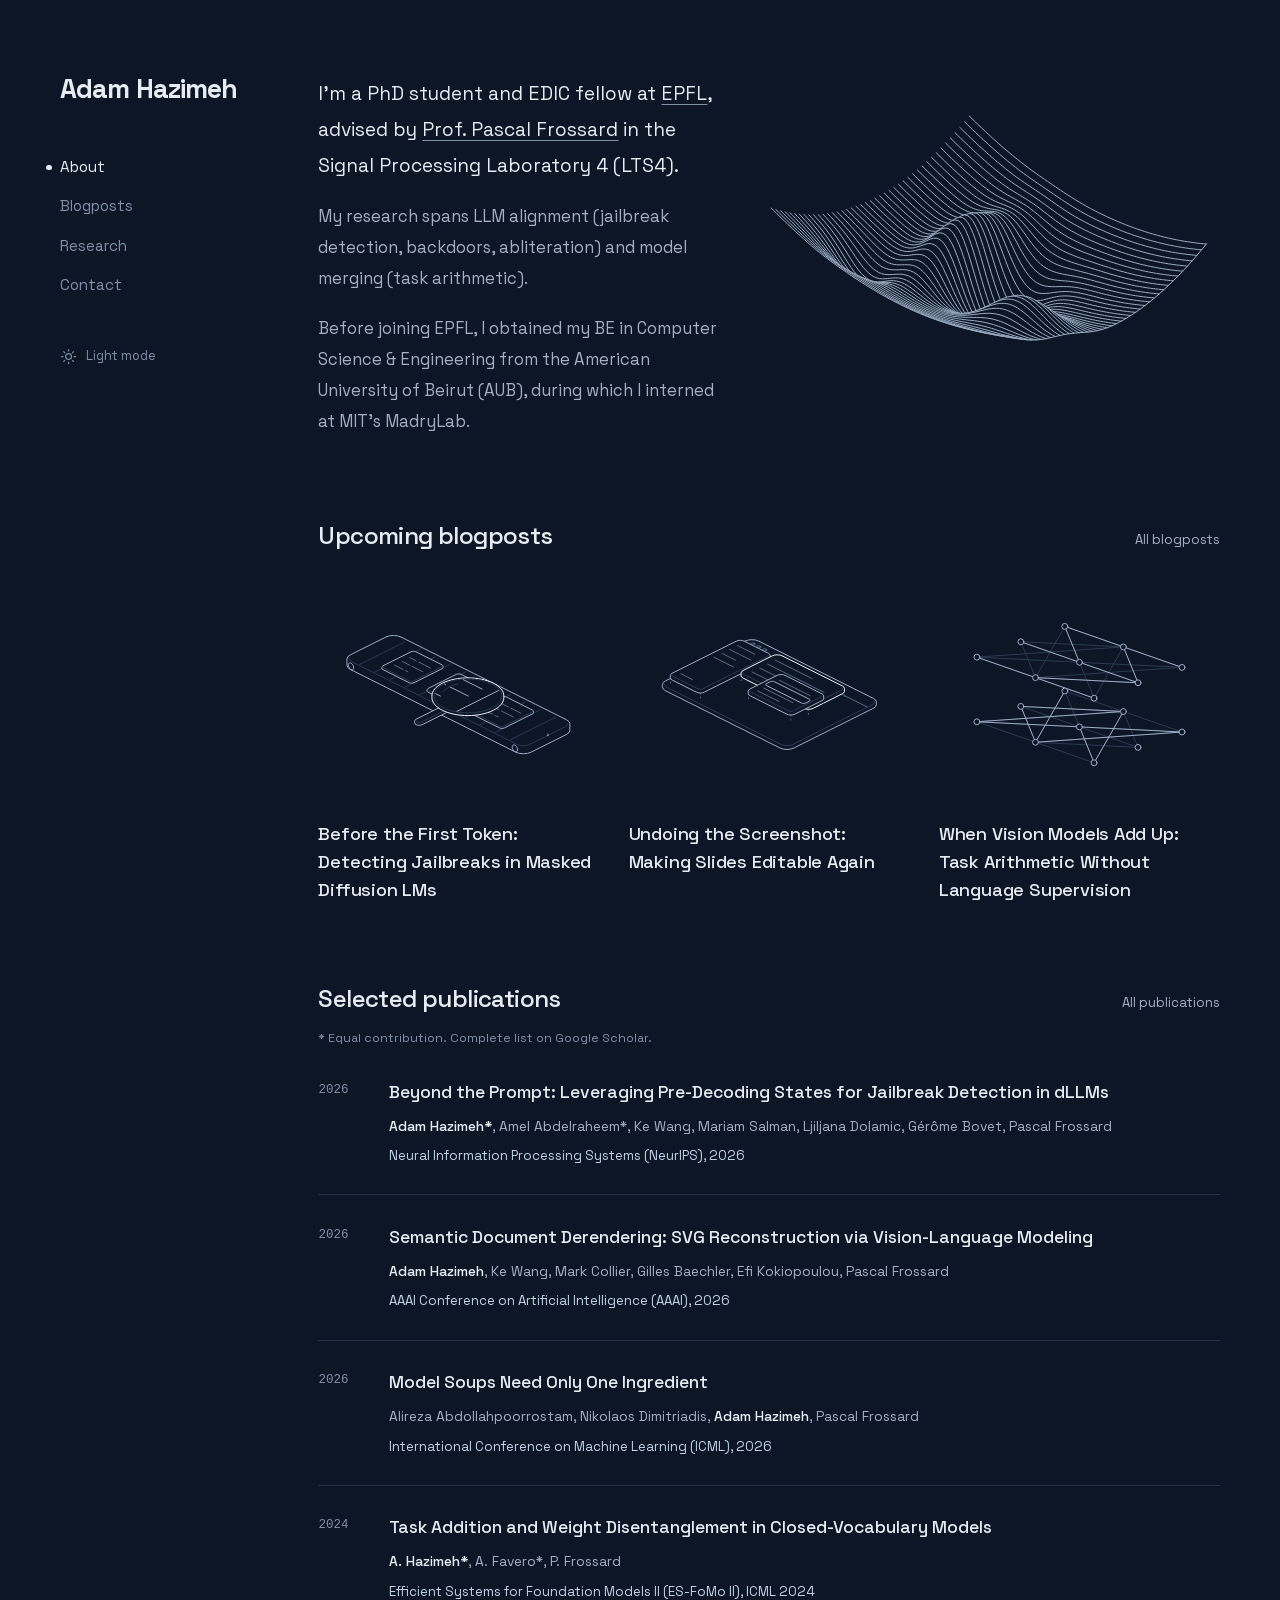
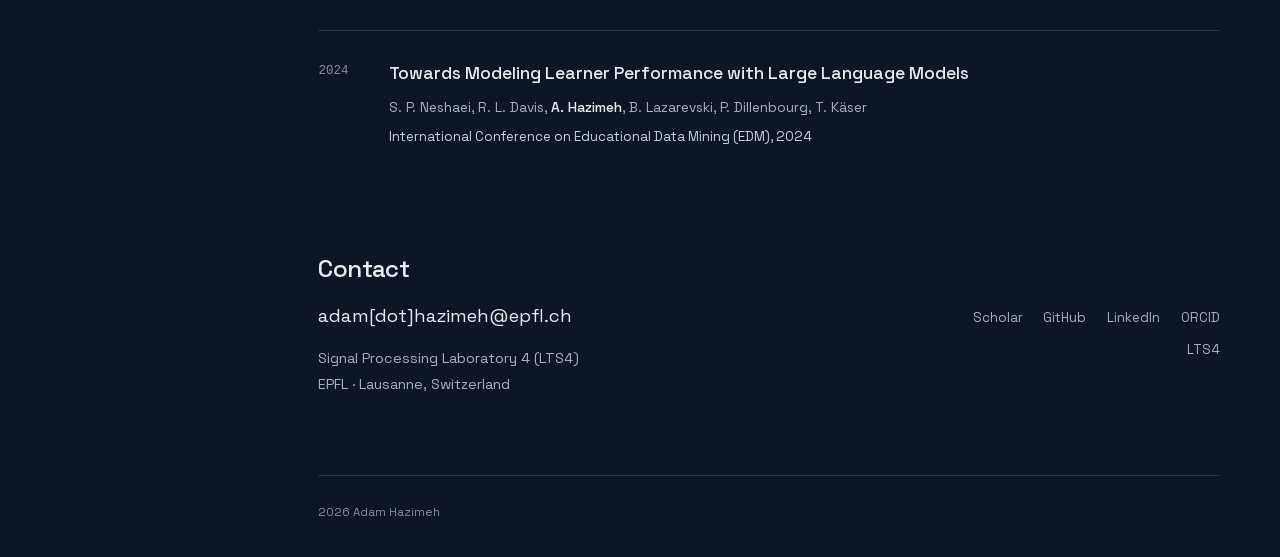
<file: index.html>
<!doctype html>
<html lang="en" data-color-scheme="dark">
  <head>
    <meta charset="utf-8">
    <meta name="viewport" content="width=device-width, initial-scale=1">
    <meta name="color-scheme" content="dark light">
    <meta name="format-detection" content="email=no">
    <meta name="description" content="Adam Hazimeh, PhD student and EDIC fellow at EPFL, researching LLM alignment and model merging.">
    <title>Adam Hazimeh</title>
    <link rel="canonical" href="https://ahazimeh.com/">
    <link rel="icon" href="data:,">
    <link rel="preload" href="fonts/space-grotesk-latin.woff2" as="font" type="font/woff2" crossorigin>
    <link rel="stylesheet" href="style.css?v=20261013">
    <script src="appearance.js"></script>
    <script src="vendor/hairline-kernel.js" defer></script>
    <script src="site.js" defer></script>
    <script type="module" src="figures/landscape.js"></script>
    <script type="module" src="figures/prompt-loupe.js"></script>
    <script type="module" src="figures/exploded.js"></script>
    <script type="module" src="figures/model-merge.js"></script>
    <noscript><style>.hero-figure, .post-illustration { display: none; }</style></noscript>
  </head>
  <body>
    <a class="skip-link" href="#main">Skip to main content</a>
    <div class="shell">
      <header class="site-header">
        <h1 class="site-identity"><a class="name" href="index.html">Adam Hazimeh</a></h1>
        <nav class="site-nav" aria-label="Main navigation">
          <a href="#about" aria-current="page">About</a>
          <a href="blog.html">Blogposts</a>
          <a href="#publications">Research</a>
          <a href="#contact">Contact</a>
        </nav>
        <button class="theme-toggle" type="button" data-theme-toggle aria-label="Switch to light mode" aria-pressed="false" hidden>
          <svg viewBox="0 0 20 20" aria-hidden="true" fill="none" stroke="currentColor" stroke-width="1.3">
            <circle cx="10" cy="10" r="3.4" />
            <path d="M10 1.5V4M10 16V18.5M1.5 10H4M16 10H18.5M4 4L5.8 5.8M14.2 14.2L16 16M4 16L5.8 14.2M14.2 5.8L16 4" />
          </svg>
          <span data-theme-label>Light mode</span>
        </button>
      </header>
      <div class="main">
        <main id="main">
          <section class="profile" id="about" aria-label="About Adam Hazimeh">
            <div class="profile-copy">
              <p class="intro">I'm a PhD student and EDIC fellow at <a href="https://www.epfl.ch/" target="_blank" rel="noreferrer">EPFL</a>, advised by <a href="https://lts4www.epfl.ch/~frossard/" target="_blank" rel="noreferrer">Prof. Pascal Frossard</a> in the Signal Processing Laboratory 4 (LTS4).</p>
              <p class="profile-research">My research spans LLM alignment (jailbreak detection, backdoors, abliteration) and model merging (task arithmetic).</p>
              <p class="profile-background">Before joining EPFL, I obtained my BE in Computer Science &amp; Engineering from the American University of Beirut (AUB), during which I interned at MIT’s MadryLab.</p>
            </div>
            <figure class="hero-figure">
              <div class="figure-stage" data-figure="landscape" tabindex="0" aria-label="A three-dimensional loss landscape with drifting peaks and depressions. Move the pointer or use the arrow keys to create a downward spike." aria-describedby="figure-help"></div>
              <span id="figure-help" class="sr-only">Peaks and depressions move across the surface. Move the pointer or use the arrow keys to create a downward spike; Escape removes it. Automatic motion is disabled when reduced motion is preferred.</span>
            </figure>
          </section>
          <section class="content-section" id="writing" aria-label="Upcoming blogposts">
            <div class="section-head">
              <h2>Upcoming blogposts</h2>
              <a class="text-link" href="blog.html">All blogposts</a>
            </div>
            <ul class="post-list">
              <li class="post">
                <div class="post-illustration">
                  <div class="figure-stage" data-figure="prompt-loupe" tabindex="0" aria-label="Prompt cards travel beneath a magnifying glass. Hover or focus to pause and inspect them."></div>
                </div>
                <h3 class="post-title">Before the First Token: Detecting Jailbreaks in Masked Diffusion LMs</h3>
              </li>
              <li class="post">
                <div class="post-illustration">
                  <div class="figure-stage" data-figure="exploded" aria-label="A document window separating into editable layers."></div>
                </div>
                <h3 class="post-title">Undoing the Screenshot: Making Slides Editable Again</h3>
              </li>
              <li class="post">
                <div class="post-illustration">
                  <div class="figure-stage" data-figure="model-merge" data-play tabindex="0" aria-label="Two flat neural networks form a stack and collapse into one layer. Move toward the center or use the arrow keys to combine the models; Escape separates them."></div>
                </div>
                <h3 class="post-title">When Vision Models Add Up: Task Arithmetic Without Language Supervision</h3>
              </li>
            </ul>
          </section>
          <section class="content-section" id="publications" aria-label="Selected publications">
            <div class="section-head">
              <h2>Selected publications</h2>
              <a class="text-link" href="https://scholar.google.com/citations?user=UOY5KHYAAAAJ&amp;hl=en" target="_blank" rel="noreferrer">All publications</a>
            </div>
            <p class="section-note">* Equal contribution. Complete list on Google Scholar.</p>
            <ul class="publication-list">
              <li class="publication">
                <span class="publication-year">2026</span>
                <div class="publication-info">
                  <!-- Add the arXiv link when it is available. -->
                  <span class="publication-title">Beyond the Prompt: Leveraging Pre-Decoding States for Jailbreak Detection in dLLMs</span>
                  <p class="publication-authors"><strong>Adam Hazimeh*</strong>, Amel Abdelraheem*, Ke Wang, Mariam Salman, Ljiljana Dolamic, Gérôme Bovet, Pascal Frossard</p>
                  <p class="publication-venue">Neural Information Processing Systems (NeurIPS), 2026</p>
                </div>
              </li>
              <li class="publication">
                <span class="publication-year">2026</span>
                <div class="publication-info">
                  <a class="publication-title" href="https://arxiv.org/abs/2511.13478" target="_blank" rel="noreferrer">Semantic Document Derendering: SVG Reconstruction via Vision-Language Modeling</a>
                  <p class="publication-authors"><strong>Adam Hazimeh</strong>, Ke Wang, Mark Collier, Gilles Baechler, Efi Kokiopoulou, Pascal Frossard</p>
                  <p class="publication-venue">AAAI Conference on Artificial Intelligence (AAAI), 2026</p>
                </div>
              </li>
              <li class="publication">
                <span class="publication-year">2026</span>
                <div class="publication-info">
                  <a class="publication-title" href="https://arxiv.org/abs/2602.09689" target="_blank" rel="noreferrer">Model Soups Need Only One Ingredient</a>
                  <p class="publication-authors">Alireza Abdollahpoorrostam, Nikolaos Dimitriadis, <strong>Adam Hazimeh</strong>, Pascal Frossard</p>
                  <p class="publication-venue">International Conference on Machine Learning (ICML), 2026</p>
                </div>
              </li>
              <li class="publication">
                <span class="publication-year">2024</span>
                <div class="publication-info">
                  <a class="publication-title" href="https://arxiv.org/abs/2511.14569" target="_blank" rel="noreferrer">Task Addition and Weight Disentanglement in Closed-Vocabulary Models</a>
                  <p class="publication-authors"><strong>A. Hazimeh*</strong>, A. Favero*, P. Frossard</p>
                  <p class="publication-venue">Efficient Systems for Foundation Models II (ES-FoMo II), ICML 2024</p>
                </div>
              </li>
              <li class="publication">
                <span class="publication-year">2024</span>
                <div class="publication-info">
                  <a class="publication-title" href="https://github.com/spneshaei/LLM-Learner-Modeling" target="_blank" rel="noreferrer">Towards Modeling Learner Performance with Large Language Models</a>
                  <p class="publication-authors">S. P. Neshaei, R. L. Davis, <strong>A. Hazimeh</strong>, B. Lazarevski, P. Dillenbourg, T. Käser</p>
                  <p class="publication-venue">International Conference on Educational Data Mining (EDM), 2024</p>
                </div>
              </li>
            </ul>
          </section>
          <section class="content-section contact-section" id="contact" aria-label="Contact">
            <div class="section-head"><h2>Contact</h2></div>
            <div class="contact-body">
              <div>
                <span class="email">adam[dot]hazimeh@epfl.ch</span>
                <p>Signal Processing Laboratory 4 (LTS4)<br>EPFL · Lausanne, Switzerland</p>
              </div>
              <div class="contact-links">
                <a href="https://scholar.google.com/citations?user=UOY5KHYAAAAJ&amp;hl=en" target="_blank" rel="noreferrer">Scholar</a>
                <a href="https://github.com/adamhazimeh" target="_blank" rel="noreferrer">GitHub</a>
                <a href="https://www.linkedin.com/in/adamhazimeh/" target="_blank" rel="noreferrer">LinkedIn</a>
                <a href="https://orcid.org/0000-0002-2132-2864" target="_blank" rel="noreferrer">ORCID</a>
                <a href="https://www.epfl.ch/labs/lts4/people/people-current/" target="_blank" rel="noreferrer">LTS4</a>
              </div>
            </div>
          </section>
        </main>
        <footer class="site-footer"><span>2026 Adam Hazimeh</span></footer>
      </div>
    </div>
  </body>
</html>
</file>
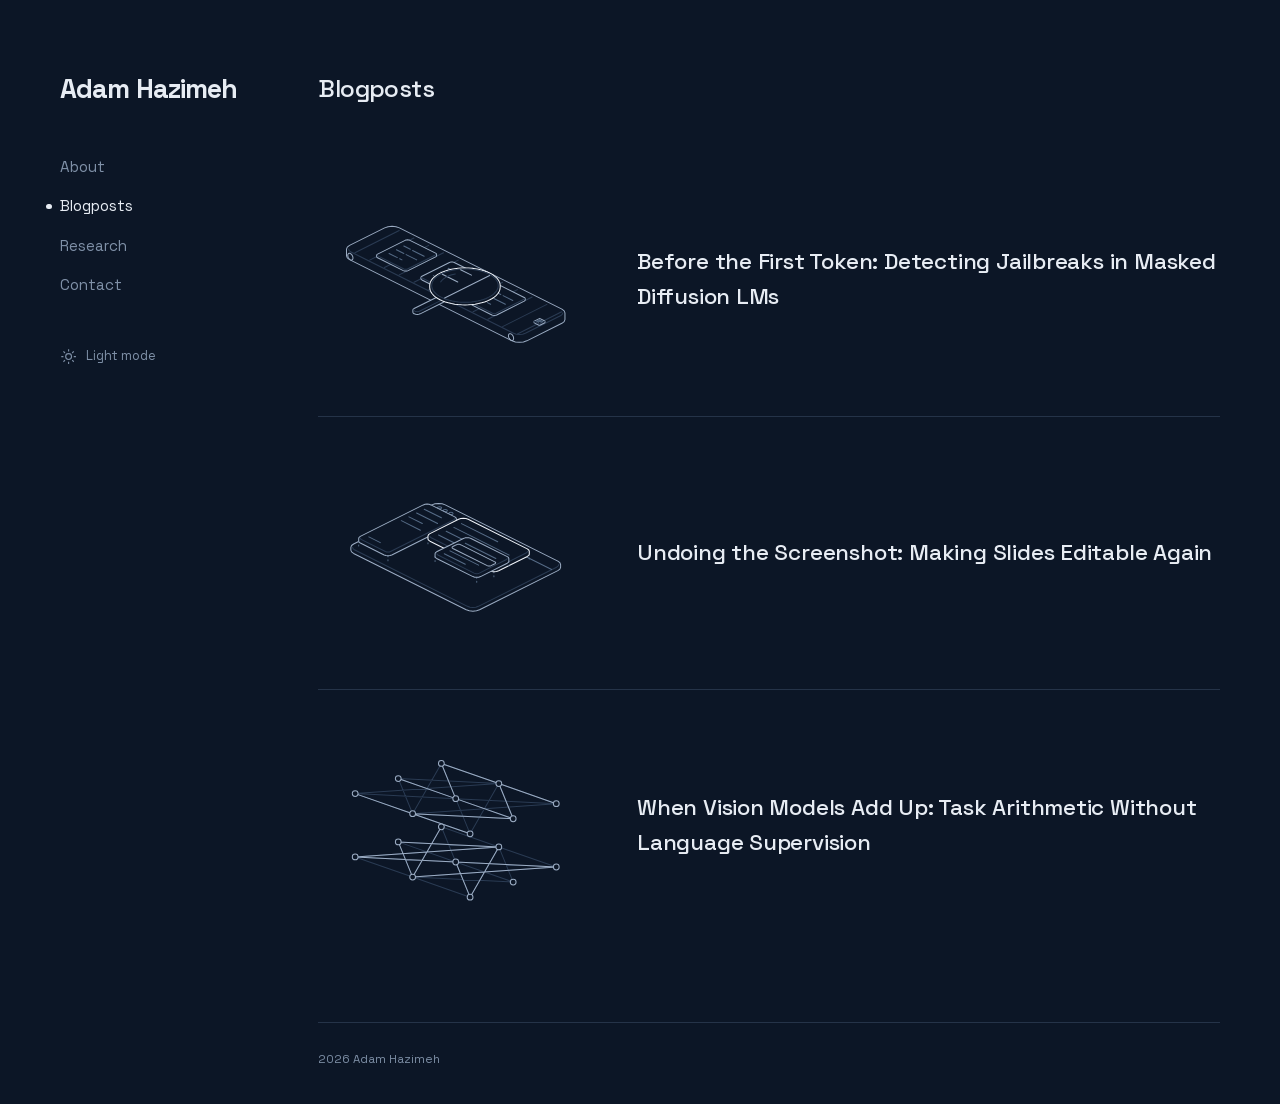
<file: blog.html>
<!doctype html>
<html lang="en" data-color-scheme="dark">
  <head>
    <meta charset="utf-8">
    <meta name="viewport" content="width=device-width, initial-scale=1">
    <meta name="color-scheme" content="dark light">
    <meta name="format-detection" content="email=no">
    <meta name="description" content="Upcoming blogposts by Adam Hazimeh on AI alignment, semantic document derendering, and task arithmetic.">
    <title>Blogposts — Adam Hazimeh</title>
    <link rel="canonical" href="https://ahazimeh.com/blog.html">
    <link rel="icon" href="data:,">
    <link rel="preload" href="fonts/space-grotesk-latin.woff2" as="font" type="font/woff2" crossorigin>
    <link rel="stylesheet" href="style.css?v=20261013">
    <script src="appearance.js"></script>
    <script src="vendor/hairline-kernel.js" defer></script>
    <script src="site.js" defer></script>
    <script type="module" src="figures/prompt-loupe.js"></script>
    <script type="module" src="figures/exploded.js"></script>
    <script type="module" src="figures/model-merge.js"></script>
    <noscript><style>.hero-figure, .post-illustration { display: none; }</style></noscript>
  </head>
  <body>
    <a class="skip-link" href="#main">Skip to main content</a>
    <div class="shell">
      <header class="site-header">
        <a class="name" href="index.html">Adam Hazimeh</a>
        <nav class="site-nav" aria-label="Main navigation">
          <a href="index.html#about">About</a>
          <a href="blog.html" aria-current="page">Blogposts</a>
          <a href="index.html#publications">Research</a>
          <a href="index.html#contact">Contact</a>
        </nav>
        <button class="theme-toggle" type="button" data-theme-toggle aria-label="Switch to light mode" aria-pressed="false" hidden>
          <svg viewBox="0 0 20 20" aria-hidden="true" fill="none" stroke="currentColor" stroke-width="1.3">
            <circle cx="10" cy="10" r="3.4" />
            <path d="M10 1.5V4M10 16V18.5M1.5 10H4M16 10H18.5M4 4L5.8 5.8M14.2 14.2L16 16M4 16L5.8 14.2M14.2 5.8L16 4" />
          </svg>
          <span data-theme-label>Light mode</span>
        </button>
      </header>
      <div class="main">
        <main id="main">
          <header class="writing-hero"><h1>Blogposts</h1></header>
          <section aria-label="Upcoming blogposts">
            <ul class="post-list blog-posts">
              <li class="post">
                <div class="post-illustration">
                  <div class="figure-stage" data-figure="prompt-loupe" tabindex="0" aria-label="Prompt cards travel beneath a magnifying glass. Hover or focus to pause and inspect them."></div>
                </div>
                <h2 class="post-title">Before the First Token: Detecting Jailbreaks in Masked Diffusion LMs</h2>
              </li>
              <li class="post">
                <div class="post-illustration">
                  <div class="figure-stage" data-figure="exploded" aria-label="A document window separating into editable layers."></div>
                </div>
                <h2 class="post-title">Undoing the Screenshot: Making Slides Editable Again</h2>
              </li>
              <li class="post">
                <div class="post-illustration">
                  <div class="figure-stage" data-figure="model-merge" data-play tabindex="0" aria-label="Two flat neural networks form a stack and collapse into one layer. Move toward the center or use the arrow keys to combine the models; Escape separates them."></div>
                </div>
                <h2 class="post-title">When Vision Models Add Up: Task Arithmetic Without Language Supervision</h2>
              </li>
            </ul>
          </section>
        </main>
        <footer class="site-footer"><span>2026 Adam Hazimeh</span></footer>
      </div>
    </div>
  </body>
</html>
</file>
<file: style.css>
@font-face {
  font-family: 'Space Grotesk';
  font-style: normal;
  font-weight: 300 700;
  font-display: swap;
  src: url(fonts/space-grotesk-latin-ext.woff2) format('woff2');
  unicode-range: U+0100-02BA, U+02BD-02C5, U+02C7-02CC, U+02CE-02D7, U+02DD-02FF, U+0304, U+0308, U+0329, U+1D00-1DBF, U+1E00-1E9F, U+1EF2-1EFF, U+2020, U+20A0-20AB, U+20AD-20C4, U+2113, U+2C60-2C7F, U+A720-A7FF;
}

@font-face {
  font-family: 'Space Grotesk';
  font-style: normal;
  font-weight: 300 700;
  font-display: swap;
  src: url(fonts/space-grotesk-latin.woff2) format('woff2');
  unicode-range: U+0000-00FF, U+0131, U+0152-0153, U+02BB-02BC, U+02C6, U+02DA, U+02DC, U+0304, U+0308, U+0329, U+2000-206F, U+20AC, U+2122, U+2191, U+2193, U+2212, U+2215, U+FEFF, U+FFFD;
}

:root {
  color-scheme: dark;
  --paper: #0c1626;
  --ink: #e7ecf3;
  --muted: #a4b0c3;
  --quiet: #7f90a7;
  --line: #253348;
  --link: #c1d3e7;
  --hairline-plate: var(--paper);
  --hairline-hi: #f0f4fa;
  --hairline-edge: #9cadc4;
  --hairline-mid: #556b86;
  --hairline-lo: #2a3b53;
  --hairline-stroke: 1;
  font-size: clamp(1rem, .82rem + .32vw, 1.2rem);
  scroll-behavior: smooth;
  scroll-padding-top: 2rem;
}
:root[data-color-scheme="light"] {
  color-scheme: light;
  --paper: #f4f5f7;
  --ink: #1c2b3d;
  --muted: #4e6075;
  --quiet: #64758a;
  --line: #d4dbe3;
  --link: #244665;
  --hairline-hi: #152b43;
  --hairline-edge: #405974;
  --hairline-mid: #71849a;
  --hairline-lo: #a9b6c6;
}
* { box-sizing: border-box; }
body { margin: 0; background: var(--paper); color: var(--ink); font: 1rem/1.75 'Space Grotesk', system-ui, sans-serif; -webkit-font-smoothing: antialiased; }
h1, h2, h3, p, figure { margin: 0; }
a { color: inherit; text-underline-offset: .22em; text-decoration-thickness: 1px; }
a:hover { color: var(--ink); text-decoration-color: currentColor; }
button { font: inherit; }
img, svg { max-width: 100%; display: block; }
::selection { color: var(--ink); background: var(--line); }
:focus-visible { outline: 2px solid var(--link); outline-offset: 6px; }
.sr-only { position: absolute; width: 1px; height: 1px; overflow: hidden; clip-path: inset(50%); white-space: nowrap; }
.skip-link { position: fixed; z-index: 10; top: -5rem; left: 1rem; padding: .5rem 1rem; background: var(--paper); }
.skip-link:focus { top: 1rem; }
.shell { max-width: 85rem; padding: 4.2rem 3.5rem 0; margin: auto; display: grid; grid-template-columns: 11rem minmax(0, 1fr); column-gap: 4rem; }
.site-header { position: sticky; align-self: start; top: 4.2rem; }
.site-identity { font-size: inherit; }
.name { display: inline-block; font-size: 1.55rem; line-height: 1.3; font-weight: 700; letter-spacing: -.055rem; text-decoration: none; white-space: nowrap; }
.site-nav { display: grid; gap: .75rem; margin-top: 2.7rem; font-size: .88rem; }
.site-nav a { width: fit-content; color: var(--quiet); text-decoration: none; }
.site-nav a:hover, .site-nav a[aria-current] { color: var(--ink); }
.site-nav a[aria-current]::before { content: ''; width: .3rem; height: .3rem; border-radius: 50%; background: currentColor; display: inline-block; margin: 0 .5rem .12rem -.8rem; }
.theme-toggle { display: inline-flex; align-items: center; gap: .5rem; margin-top: 2.5rem; padding: .2rem 0; border: 0; background: transparent; color: var(--quiet); font-size: .75rem; cursor: pointer; }
.theme-toggle:hover { color: var(--ink); }
.theme-toggle[hidden] { display: none; }
.theme-toggle svg { width: 1rem; height: 1rem; }
.main { min-width: 0; }
.profile { display: grid; grid-template-columns: minmax(0, 1.05fr) minmax(15rem, 1.2fr); gap: 2.1rem; align-items: center; padding: 0 0 4.5rem; }
.profile-copy { max-width: 38rem; }
.intro { font-size: 1.12rem; line-height: 1.85; text-wrap: pretty; }
.intro a { text-decoration-color: var(--quiet); }
.profile-research, .profile-background { margin-top: 1.1rem; color: var(--muted); font-size: .97rem; line-height: 1.85; }
.text-link { display: inline-flex; align-items: baseline; gap: .4em; text-decoration: none; }
.text-link:hover { text-decoration: underline; }
.hero-figure { min-width: 0; }
.figure-stage { aspect-ratio: 5 / 4; width: 100%; min-width: 0; }
.figure-stage:focus-visible { outline-offset: 0; }
.content-section { margin-bottom: 4.5rem; }
.section-head { display: flex; align-items: baseline; justify-content: space-between; gap: 1rem; margin-bottom: 1.5rem; }
.section-head h2, .writing-hero h1 { font-size: 1.4rem; font-weight: 550; letter-spacing: -.035rem; line-height: 1.4; }
.section-head > a { font-size: .76rem; color: var(--muted); white-space: nowrap; }
.post-list, .publication-list { margin: 0; padding: 0; list-style: none; }
.post-list { display: grid; grid-template-columns: repeat(3, minmax(0, 1fr)); gap: 1.7rem; }
.post { min-width: 0; }
.post-illustration { margin-bottom: 1rem; }
.post-title { font-size: 1.05rem; line-height: 1.55; font-weight: 500; letter-spacing: -.012rem; text-wrap: pretty; }
.section-note { margin-top: -.8rem; margin-bottom: 1.2rem; color: var(--quiet); font-size: .72rem; }
.publication { display: grid; grid-template-columns: 3rem minmax(0, 1fr); gap: 1.1rem; padding: 1.55rem 0; }
.publication:first-child { padding-top: .4rem; }
.publication + .publication { border-top: 1px solid var(--line); }
.publication-year { padding-top: .18rem; color: var(--quiet); font: .73rem/1.7 ui-monospace, SFMono-Regular, Menlo, monospace; }
.publication-title { font-size: 1.02rem; line-height: 1.55; font-weight: 500; text-decoration: none; }
a.publication-title:hover { text-decoration: underline; }
.publication-authors { margin-top: .4rem; color: var(--muted); font-size: .8rem; line-height: 1.8; }
.publication-authors strong { color: var(--ink); font-weight: 550; }
.publication-venue { margin-top: .38rem; color: var(--link); font-size: .77rem; line-height: 1.7; }
.contact-section .section-head { margin-bottom: .8rem; }
.contact-body { display: flex; justify-content: space-between; align-items: start; gap: 2rem; }
.email { font-size: 1.08rem; text-decoration: none; }
.contact-body p { margin-top: .8rem; color: var(--muted); font-size: .83rem; line-height: 1.8; }
.contact-links { display: flex; flex-wrap: wrap; gap: .5rem 1.2rem; justify-content: flex-end; max-width: 17rem; padding-top: .35rem; font-size: .77rem; color: var(--muted); }
.contact-links a { text-decoration: none; }
.contact-links a:hover { text-decoration: underline; }
.site-footer { display: flex; flex-wrap: wrap; justify-content: space-between; gap: .5rem 2rem; padding: 1.5rem 0 2rem; border-top: 1px solid var(--line); font-size: .67rem; color: var(--quiet); }
.writing-hero { margin-bottom: 2.2rem; }
.blog-posts { display: block; padding-bottom: 3.5rem; }
.blog-posts .post { display: grid; grid-template-columns: 16rem minmax(0, 1fr); align-items: center; gap: 2.5rem; padding: 1.5rem 0; }
.blog-posts .post + .post { border-top: 1px solid var(--line); }
.blog-posts .post-illustration { margin: 0; }
.blog-posts .post-title { font-size: 1.3rem; }
@media (min-width: 1500px) { .shell { column-gap: 4.5rem; } .profile { gap: 2.7rem; } }
@media (max-width: 1150px) {
  .shell { display: block; max-width: 65rem; padding: 2.5rem 2.5rem 0; }
  .site-header { position: static; display: flex; align-items: center; justify-content: space-between; gap: 1.5rem; margin-bottom: 3.5rem; }
  .site-nav { display: flex; flex-wrap: wrap; gap: 1.5rem; margin: 0 0 0 auto; }
  .site-nav a[aria-current]::before { display: none; }
  .theme-toggle { margin: 0; }
  .profile { grid-template-columns: minmax(0, 1.1fr) minmax(15rem, 1.2fr); }
}
@media (max-width: 850px) {
  .shell { padding: 2rem 1.6rem 0; }
  .site-header { display: grid; grid-template-columns: 1fr auto; gap: 1.2rem; margin-bottom: 2.7rem; }
  .site-nav { grid-column: 1 / -1; grid-row: 2; margin: 0; }
  .theme-toggle { grid-column: 2; grid-row: 1; }
  .profile { grid-template-columns: 1fr; gap: 1.6rem; padding-bottom: 3.5rem; }
  .profile-copy { max-width: none; }
  .hero-figure { width: min(100%, 34.8rem); margin: 0 auto; }
  .post-list { gap: 1.2rem; }
  .post-title { font-size: .96rem; }
  .contact-body { display: block; }
  .contact-links { justify-content: flex-start; max-width: none; margin-top: 1.2rem; }
  .blog-posts .post { grid-template-columns: 12rem minmax(0, 1fr); gap: 1.5rem; }
  .blog-posts .post-title { font-size: 1.1rem; }
}
@media (max-width: 600px) {
  .shell { padding: 1.8rem 1.35rem 0; }
  .name { font-size: 1.5rem; }
  .intro { font-size: 1.06rem; }
  .site-nav { gap: 1.5rem; font-size: .83rem; }
  .theme-toggle { font-size: .68rem; }
  .section-head { gap: .5rem; }
  .section-head h2 { font-size: 1.23rem; }
  .section-head > a { font-size: .7rem; }
  .post-list { grid-template-columns: 1fr; gap: 2.3rem; }
  .post-illustration { width: min(100%, 23rem); margin: 0 auto .6rem; }
  .post-title { font-size: 1.14rem; }
  .content-section { margin-bottom: 3.2rem; }
  .publication { grid-template-columns: 2.3rem minmax(0, 1fr); gap: .6rem; }
  .publication-title { font-size: 1rem; }
  .publication-authors, .publication-venue { font-size: .79rem; }
  .blog-posts .post { display: block; padding: 1.7rem 0; }
  .blog-posts .post-illustration { margin: 0 auto 1rem; }
  .blog-posts .post-title { font-size: 1.15rem; }
}
@media (max-width: 360px) { .theme-toggle [data-theme-label] { display: none; } }
@media (prefers-reduced-motion: reduce) { :root { scroll-behavior: auto; } }
@media print {
  :root { color-scheme: light; --paper: #fff; --ink: #182637; --muted: #485566; --quiet: #485566; --link: #182637; --line: #ccd2db; --hairline-hi: #182637; --hairline-edge: #485566; --hairline-mid: #798696; --hairline-lo: #a6b0bd; }
  .shell { display: block; padding: 0; }
  .site-header { position: static; margin-bottom: 2rem; }
  .site-nav, .theme-toggle, .skip-link { display: none; }
}
</file>
